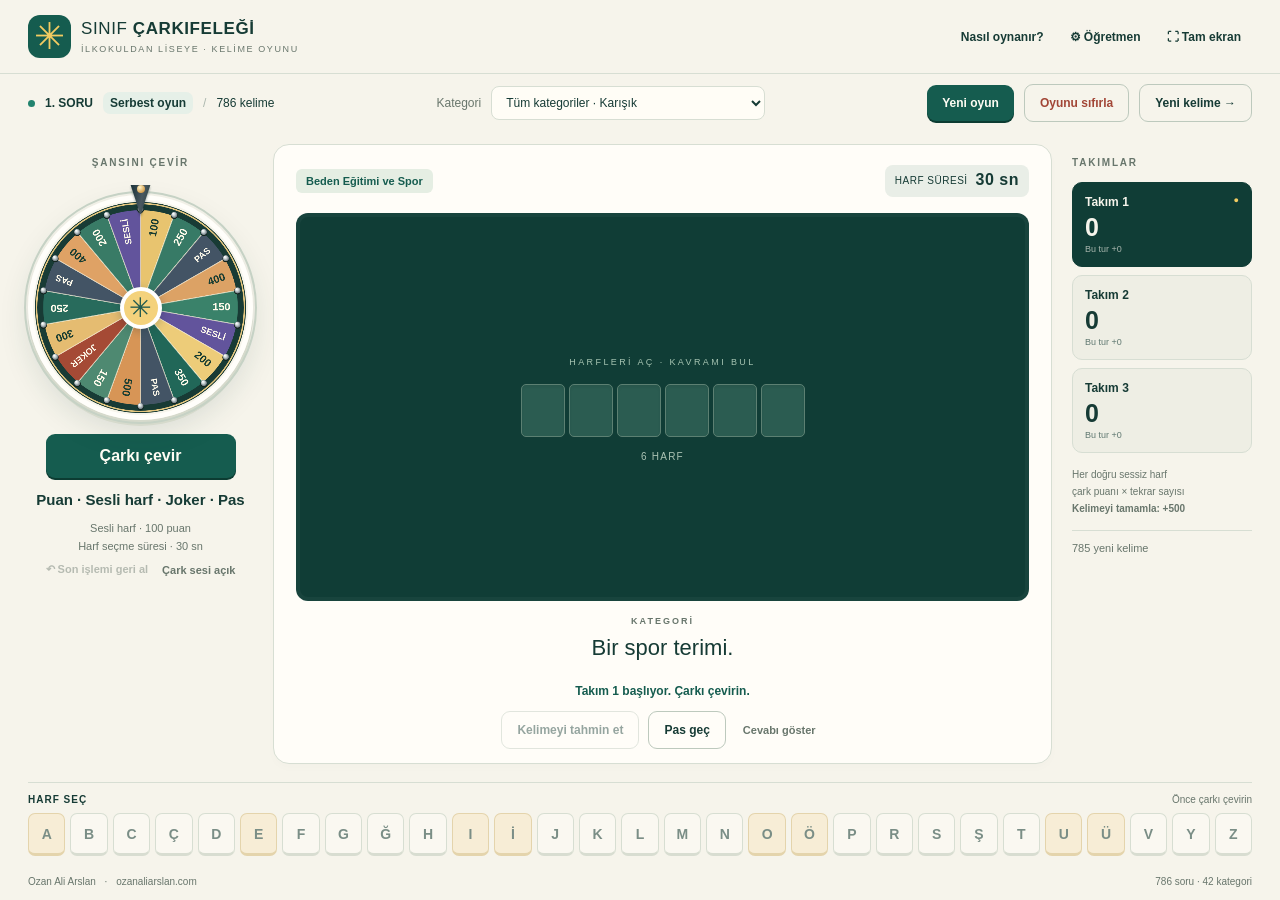
<file: carkifelek/index.html>
<!doctype html>
<html lang="tr"><head><meta charset="utf-8"><meta name="viewport" content="width=device-width, initial-scale=1"><meta name="theme-color" content="#103d36"><meta name="description" content="İlkokuldan liseye dersler arası ve genel kültür oyunu: çarkı çevir, harf söyle, kelimeyi bul."><title>Sınıf Çarkıfeleği | Ozan Ali Arslan</title><link rel="stylesheet" href="style.css?v=9"></head>
<body>
<header><a class="brand" href="./"><span class="brand-icon">✳</span><span>SINIF <strong>ÇARKIFELEĞİ</strong><small>İLKOKULDAN LİSEYE · KELİME OYUNU</small></span></a><div class="header-actions"><button id="helpBtn" class="quiet">Nasıl oynanır?</button><button id="settingsBtn" class="quiet">⚙ Öğretmen</button><button id="fullBtn" class="quiet" title="Tam ekran">⛶ Tam ekran</button></div></header>
<div class="toolbar"><div><span class="live-dot"></span><b id="roundNumber">1. SORU</b><span id="gameProgress" class="mode-badge">Serbest oyun</span><span class="divider">/</span><span id="poolCount"></span></div><label>Kategori <select id="courseSelect" aria-label="Kategori seçimi"><option value="">Tüm kategoriler · Karışık</option></select></label><div class="toolbar-actions"><button id="newGameBtn" class="primary">Yeni oyun</button><button id="resetBtn" class="outline reset">Oyunu sıfırla</button><button id="nextBtn" class="outline">Yeni kelime →</button></div></div>
<main>
<aside class="wheel-panel"><div class="eyebrow">ŞANSINI ÇEVİR</div><div class="wheel-wrap"><div id="wheelPointer" class="pointer" aria-hidden="true"></div><canvas id="wheel" width="600" height="600" aria-label="18 eş dilimli çark. Üç pas, iki sesli harf ve bir joker."></canvas><div class="wheel-hub">✳</div></div><button id="spinBtn" class="primary spin">Çarkı çevir</button><div id="wheelValue" class="wheel-value">Harf başına puan</div><div class="mini-rule">Sesli harf · 100 puan<br>Harf seçme süresi · 30 sn</div><div class="wheel-tools"><button id="undoBtn" class="text-button">↶ Son işlemi geri al</button><button id="wheelSoundBtn" class="text-button" type="button" aria-pressed="true">Çark sesi açık</button></div></aside>
<section class="stage"><div class="stage-top"><span id="courseBadge" class="course-badge"></span><div id="letterTimer" class="letter-timer" role="timer" aria-label="Harf seçme süresi"><span>HARF SÜRESİ</span><strong id="letterSeconds">30 sn</strong></div></div><div class="board-shell"><div class="board-label">HARFLERİ AÇ · KAVRAMI BUL</div><div id="board" class="board" aria-label="Gizli kelime panosu"></div><div id="letterCount" class="letter-count"></div></div><div id="clueLabel" class="clue-label">KATEGORİ</div><p id="clue" class="clue"></p>
<aside id="answerNote" class="answer-note" aria-live="polite" hidden>
 <h2>Bilgi notu</h2>
 <p id="answerNoteText"></p>
</aside><div id="status" role="status" aria-live="polite" class="status"></div><div class="round-actions"><button id="guessBtn" class="outline" disabled title="Tahmin şimdilik kapalı">Kelimeyi tahmin et</button><button id="passBtn" class="outline">Pas geç</button><button id="revealBtn" class="text-button">Cevabı göster</button></div></section>
<aside class="scores"><div class="eyebrow">TAKIMLAR</div><div id="teams"></div><div class="score-note">Her doğru sessiz harf<br>çark puanı × tekrar sayısı<br><b>Kelimeyi tamamla: +500</b></div><div id="progress" class="progress"></div></aside>
</main>
<section class="keyboard-panel" aria-label="Harf seçimi"><div class="keyboard-label"><b>HARF SEÇ</b><span id="keyboardHint">Önce çarkı çevirin</span></div><div id="keyboard" class="keyboard"></div></section>
<footer><span>Ozan Ali Arslan <span class="footer-dot">·</span> ozanaliarslan.com</span><span id="bankInfo"></span></footer>
<dialog id="helpDialog"><div class="modal-head"><h2>Bir çark, bütün dersler.</h2><button data-close aria-label="Kapat">✕</button></div><p>3–4 kişilik takımlar kurun. Öğretmen siteyi tahtaya veya projeksiyona yansıtsın; öğrencilerin söyledikleri harfleri tıklasın.</p><ol>
<li><b>Oyun türünü seçin.</b> Yeni oyun düğmesiyle soru sayısı, hedef puan veya takım sırası sınırı belirleyebilir ya da serbest oynayabilirsiniz. Karışık oyunda aynı kategori tekrar gelmeden önce altı farklı kategori oynanır.</li>
<li><b>Çarkı çevirin.</b> Çarkta 18 eş dilim var. Üçü PAS. Çark durduğunda harf seçmek için 30 saniyeniz var. Süre dolarsa sıra diğer takıma geçer.</li>
<li><b>Sessiz harf seçin.</b> Doğru harfin tüm yerleri açılır ve her biri çarktaki puanı kazandırır. Doğru harfte yeniden çevirirsiniz. Yanlış harfte sıra geçer.</li>
<li><b>Sesli harf alın.</b> Kapalı sessiz harf kaldığı sürece seçtiğiniz her farklı sesli 100 puana mal olur. Harf kelimede yoksa da bedeli düşer. Tüm sessizler açılınca sesliler ücretsizdir.</li>
<li><b>Kelimeyi tamamlayın.</b> Son harfi açan takım 500 puan alır. Cevap açıldığında tahtanın altında kısa bir bilgi notu görünür.</li>
</ol>
<p><b>Çarkın özel dilimleri.</b> <b>SESLİ</b> bir ücretsiz sesli harf hakkı verir. <b>JOKER</b> ücretsiz bir sesli ya da 300 puanlık bir sessiz harf seçtirir. <b>PAS</b> sırayı diğer takıma geçirir. Kelimedeki sesliler zaten açıksa SESLİ hakkı Joker'e dönüşür.</p>
<p><b>Türkçe.</b> I ve İ ayrı harflerdir. İngilizce cevaplarda standart İngilizce büyük harfler kullanılır.</p><p><b>Kategori ipuçları:</b> Ekranda yalnızca “Bir müzik terimi” veya “Bir ilimiz” gibi genel ifadeler görünür. Tanım verilmez; harf açarak ilerlenir.</p><p><b>Sınıf uygulaması:</b> Kelimeyi bulan takım kavramı bir cümleyle açıklasın veya örnek versin. Farklı takım üyeleri sırayla sözcü olsun. İşlediğiniz konular için ders filtresini veya kendi soru bankanızı kullanın.</p><details><summary>İçerik ve öğretim yaklaşımı</summary><p>İlkokuldan liseye farklı düzeylerdeki temel ve ileri kavramlar ders adlarına göre bir araya getirilmiştir. Kavram–ipucu eşleştirme, sözlü açıklama, örneklendirme ve iş birliği TYMM'nin beceri yaklaşımını destekler. Almanca ikinci yabancı dil, bilişim seçmeli alanı olarak sunulur; dersler okulun programına göre seçilebilir.</p><p><a href="https://tymm.meb.gov.tr/ogretim-programlari" target="_blank" rel="noopener">MEB öğretim programları ↗</a></p></details><button data-close class="primary wide">Oyuna dön</button></dialog>
<dialog id="settingsDialog"><div class="modal-head"><h2>Öğretmen masası</h2><button data-close aria-label="Kapat">✕</button></div><section class="settings-section"><h3>Takımları düzenle</h3><label>Takım sayısı<select id="teamCount"><option>2</option><option selected>3</option><option>4</option><option>5</option><option>6</option></select></label><div id="teamNames"></div><button id="saveTeams" class="primary">Takımları kaydet</button><p class="subtle">Takım sayısını değiştirmek puanları sıfırlar. Yalnızca ad değiştirmek puanları korur.</p></section><section class="settings-section"><h3>Kendi sorunu ekle</h3><form id="customForm"><label>Ders<input id="customCourse" required maxlength="60" placeholder="Örn. Matematik"></label><label>Kategori ipucu<textarea id="customClue" required maxlength="280" placeholder="Örn. Bir müzik terimi veya Bir ilimiz"></textarea></label><label>Cevap<input id="customAnswer" required maxlength="50" placeholder="Örn. MUTLAK DEĞER"></label><label>Kısa açıklama (isteğe bağlı)<textarea id="customExplanation" maxlength="320" placeholder="Cevap açıldıktan sonra gösterilir"></textarea></label><button type="submit" class="primary">Soruyu ekle</button></form><p id="customStatus" class="subtle"></p><div id="customList"></div></section><section class="settings-section"><h3>Oyun verileri</h3><p class="subtle">Puanlar ve eklediğiniz sorular bu tarayıcıda saklanır. Başka bilgisayara taşımak için oyun dosyasını dışa aktarın.</p><button id="exportBtn" class="outline">Oyunu dışa aktar</button><button id="importBtn" class="outline">İçe aktar</button><input id="importFile" hidden type="file" accept="application/json,.json"><p id="settingsStatus" role="status"></p></section></dialog>
<dialog id="gameDialog" class="game-setup">
 <div class="modal-head"><h2>Yeni oyun</h2><button data-close aria-label="Kapat">✕</button></div>
 <form id="gameSetup">
  <label>Oyun türü
   <select id="gameMode">
    <option value="free">Serbest oyun</option>
    <option value="questions">Soru sayısına göre</option>
    <option value="score">Hedef puana göre</option>
    <option value="turns">Tur sayısına göre</option>
   </select>
  </label>
  <label id="gameLimitLabel" hidden><span id="gameLimitName">Sınır</span>
   <input id="gameLimit" type="number" min="1" max="1000000" step="1" disabled>
  </label>
  <label>Başlangıç kategorisi <select id="gameCategory"></select></label>
  <p class="subtle">Tur modunda sıra değiştiğinde veya soru kapandığında bir takım sırası tamamlanır.</p>
  <p class="subtle">Yeni oyun puanları ve soru geçmişini sıfırlar.</p>
  <button type="submit" class="primary wide">Oyunu başlat</button>
 </form>
</dialog>
<dialog id="confirmDialog"><div class="modal-head"><h2 id="confirmTitle"></h2><button data-close aria-label="Kapat">✕</button></div><p id="confirmText"></p><div class="round-actions"><button id="confirmYes" class="primary">Evet, devam et</button><button data-close class="outline">Vazgeç</button></div></dialog>
<script src="questions.js?v=12"></script><script src="app.js?v=9"></script></body></html>
</file>
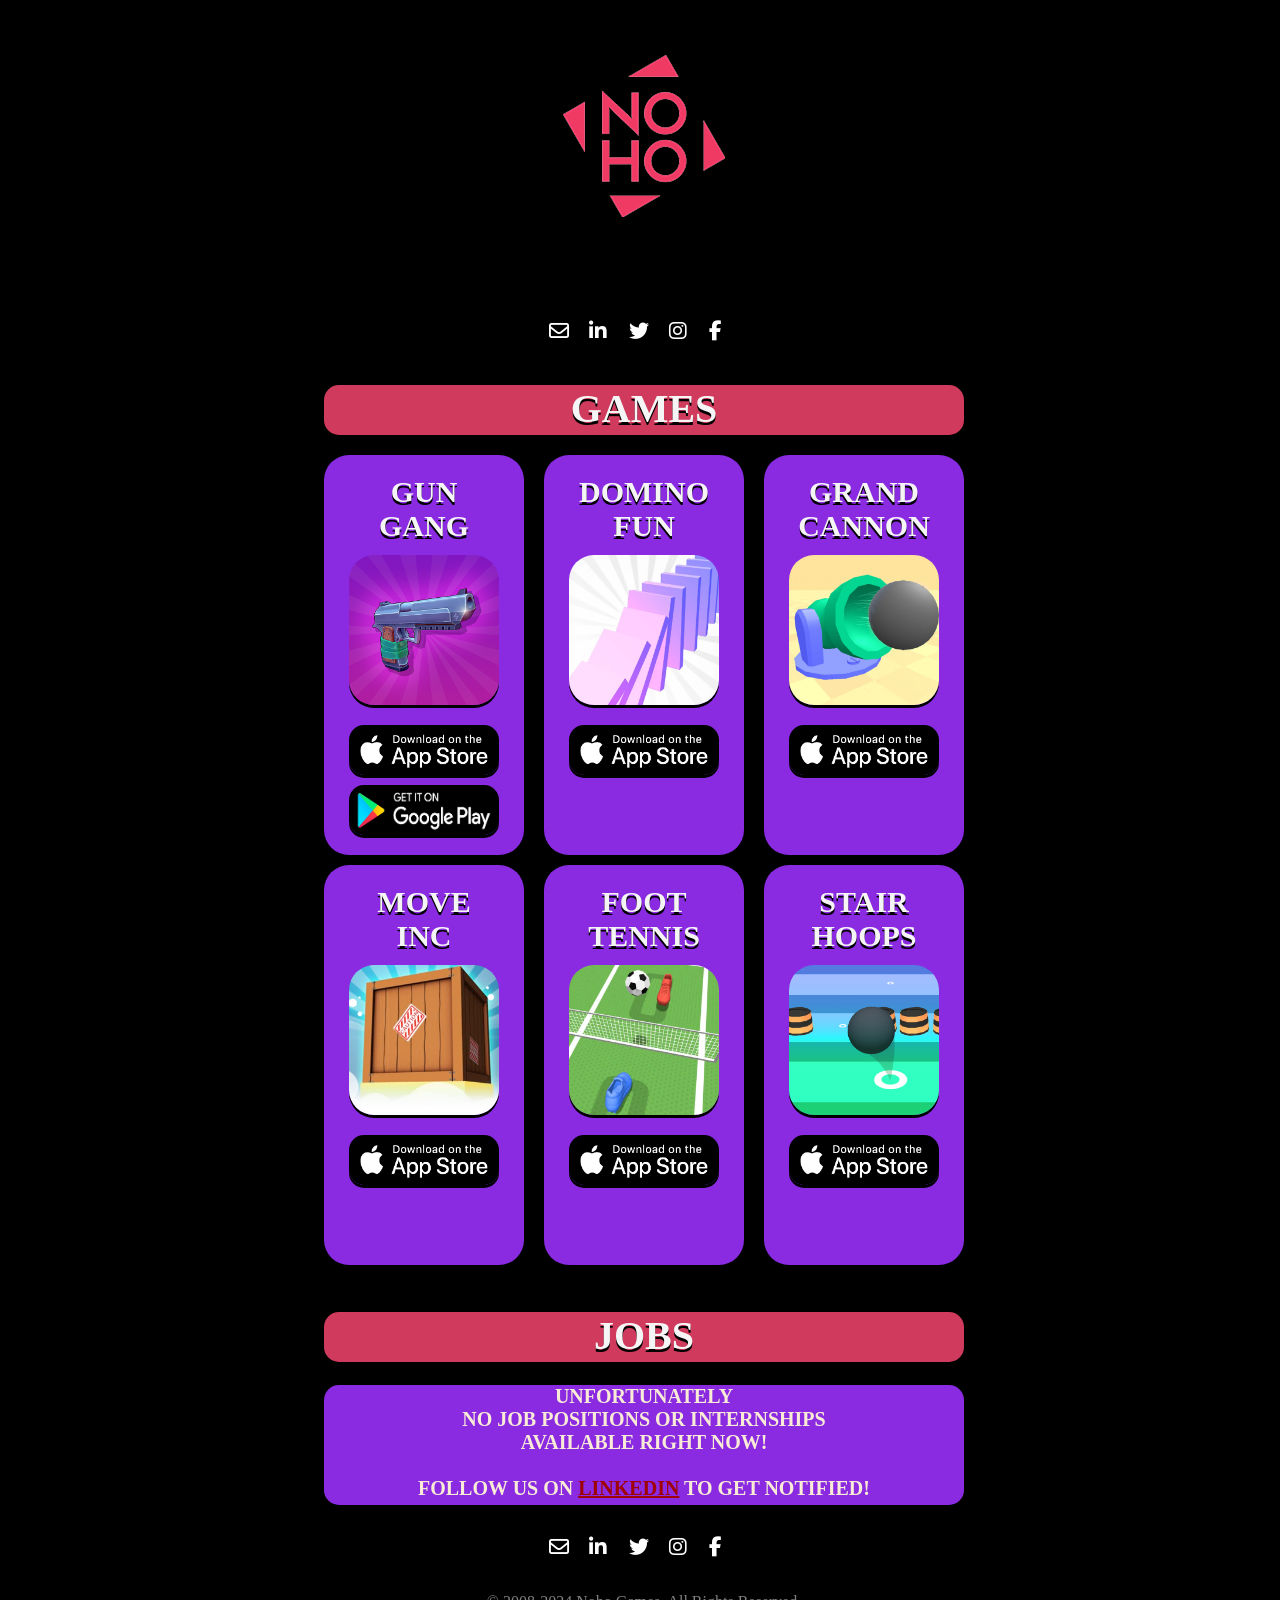
<file: main.html>
<!DOCTYPE html>
<html lang="en">
<head>
    <meta charset="UTF-8">
    <meta name="viewport" content="width=device-width, initial-scale=1.0">
    <title>Noho Games</title>
    <link rel="shortcut icon" href="./dosyalar/noho_logo.ico" type="image/x-icon" >
    <link rel="stylesheet" href="https://cdnjs.cloudflare.com/ajax/libs/font-awesome/6.5.2/css/all.min.css">
    <link rel="stylesheet" href="./style.css">
</head>
<body>
    <div class="header_box">
        
        <img src="./dosyalar/noho_logo.png" alt="know_how" class="main_logo">
    </div>

    <div class="contact_box">
        <div class="mail_to">
            <a href="mailto:hello@noho.games" target="_blank">
                <i class="fa-regular fa-envelope"></i>
            </a>
        </div>
            
        <div class="linkedin_link">
            <a href="https://www.linkedin.com/company/nohogames/" target="_blank">
                <i class="fa-brands fa-linkedin-in"></i>
            </a>
        </div>

        <div class="twitter_link">
            <a href="https://twitter.com/nohogames" target="_blank">
                <i class="fa-brands fa-twitter"></i>
            </a>
        </div>

        <div class="instagram_link">
           <a href="https://www.instagram.com/nohogames" target="_blank">
                <i class="fa-brands fa-instagram"></i>
            </a>
        </div>

        <div class="facebook_link">
            <a href="https://www.facebook.com/nohogames" target="_blank">
                <i class="fa-brands fa-facebook-f"></i>
            </a>
        </div>
    </div>

    <div class="header_games">
        <h1 class="header">
            Games
        </h1>
    </div>

    <div class="break_box"></div>

    <div class="outer_box">

        <!--BU BÖLÜM GUN GANG OYUNUNA AİT BİLEŞENLERİ İÇERİYOR-->
        <div class="inner_box1">
            <h1 class="game_name">
                GUN <br> GANG
            </h1>
            
            <img class="image" src="./dosyalar/gun_gang_icon.png" alt="gun_gang_icon">

            <a href="https://apps.apple.com/us/app/gun-gang/id1507676488" target="_blank">
                <img src="./dosyalar/appstore_logo.png" alt="download_on_app_store" class="app_store_logo">
            </a>
            
            <a href="https://play.google.com/store/apps/details?id=games.noho.gungang&pli=1" target="_blank">
                <img src="./dosyalar/playstore_logo.png" alt="download_on_play_store" class="play_store_logo">
            </a>
            
        </div>

        <!--BU BÖLÜM DOMINO FUN OYUNUNA AİT BİLEŞENLERİ İÇERİYOR-->
        <div class="inner_box2">
            <h1 class="game_name">
                DOMINO <br> FUN
            </h1>
            
            <img class="image" src="./dosyalar/domino_fan_icon.png" alt="domino_fan_icon">
            
            <a href="https://apps.apple.com/us/app/domino-fun/id1474728624" target="_blank">
                <img src="./dosyalar/appstore_logo.png" alt="download_on_app_store" class="app_store_logo">
            </a>
            
        </div>

        <!--BU BÖLÜM GRAND CANNON OYUNUNA AİT BİLEŞENLERİ İÇERİYOR-->
        <div class="inner_box3">
            <h1 class="game_name">
                GRAND <br> CANNON
            </h1>
            
            <img class="image" src="./dosyalar/grand_cannon_icon.png" alt="grand_cannon_icon">
            
            <a href="https://apps.apple.com/us/app/grand-cannon/id1462904048" target="_blank">
                <img src="./dosyalar/appstore_logo.png" alt="download_on_app_store" class="app_store_logo">
            </a>
        
        </div>

        <!--BU BÖLÜM MOVE INC OYUNUNA AİT BİLEŞENLERİ İÇERİYOR-->
        <div class="inner_box4">
            <h1 class="game_name">
                MOVE <br> INC
            </h1>
            
            <img class="image" src="./dosyalar/move_inc_icon.png" alt="move_inc_icon">
            
            <a href="https://apps.apple.com/us/app/move-inc/id1499080791" target="_blank">
                <img src="./dosyalar/appstore_logo.png" alt="download_on_app_store" class="app_store_logo">
            </a>
            
        </div>
        
        <!--BU BÖLÜM FOOT TENNIS OYUNUNA AİT BİLEŞENLERİ İÇERİYOR-->
        <div class="inner_box5">
            <h1 class="game_name">
                FOOT <br> TENNIS
            </h1>
            
            <img class="image" src="./dosyalar/foot_tennis_icon.png" alt="foot_tennis_icon">

            <a href="https://apps.apple.com/us/app/foot-tennis-3d/id1481162298" target="_blank">
                <img src="./dosyalar/appstore_logo.png" alt="download_on_app_store" class="app_store_logo">
            </a>
            
        </div>

        <!--BU BÖLÜM STAIR HOOPS OYUNUNA AİT BİLEŞENLERİ İÇERİYOR-->
        <div class="inner_box6">
            <h1 class="game_name">
                STAIR <br> HOOPS
            </h1>
            
            <img class="image" src="./dosyalar/stair_hops_icon.png" alt="stair_hops_icon">

            <a href="https://apps.apple.com/us/app/stair-hops/id1300402043" target="_blank">
                <img src="./dosyalar/appstore_logo.png" alt="download_on_app_store" class="app_store_logo">
            </a>
            
        </div>

    </div>
    
    <div class="break_box_large"></div>

    <div class="header_games">
        <h1 class="header">
            jobs
        </h1>
    </div>

    <div class="break_box"></div>

    <div class="box_medium">
        <h1 class="text_medium">
            unfortunately <br> no job positions or internships <br> available right now!
            <br>
            <br>
            follow us on <a href="https://www.linkedin.com/company/nohogames/" target="_blank" style="color: rgb(158, 2, 2);">linkedin</a> to get notified!
        </h1>
    </div>

    <div class="break_box_large"></div>

    <div class="contact_box">
        <div class="mail_to">
            <a href="mailto:hello@noho.games" target="_blank">
                <i class="fa-regular fa-envelope"></i>
            </a>
        </div>
            
        <div class="linkedin_link">
            <a href="https://www.linkedin.com/company/nohogames/" target="_blank">
                <i class="fa-brands fa-linkedin-in"></i>
            </a>
        </div>

        <div class="twitter_link">
            <a href="https://twitter.com/nohogames" target="_blank">
                <i class="fa-brands fa-twitter"></i>
            </a>
        </div>

        <div class="instagram_link">
           <a href="https://www.instagram.com/nohogames" target="_blank">
                <i class="fa-brands fa-instagram"></i>
            </a>
        </div>

        <div class="facebook_link">
            <a href="https://www.facebook.com/nohogames" target="_blank">
                <i class="fa-brands fa-facebook-f"></i>
            </a>
        </div>
    </div>
<div class="footer_box">
    <footer>
        <p>
            © 2008-2024 Noho Games. All Rights Reserved.
        </p>
    </footer>
</div>
</body>
</html>
</file>
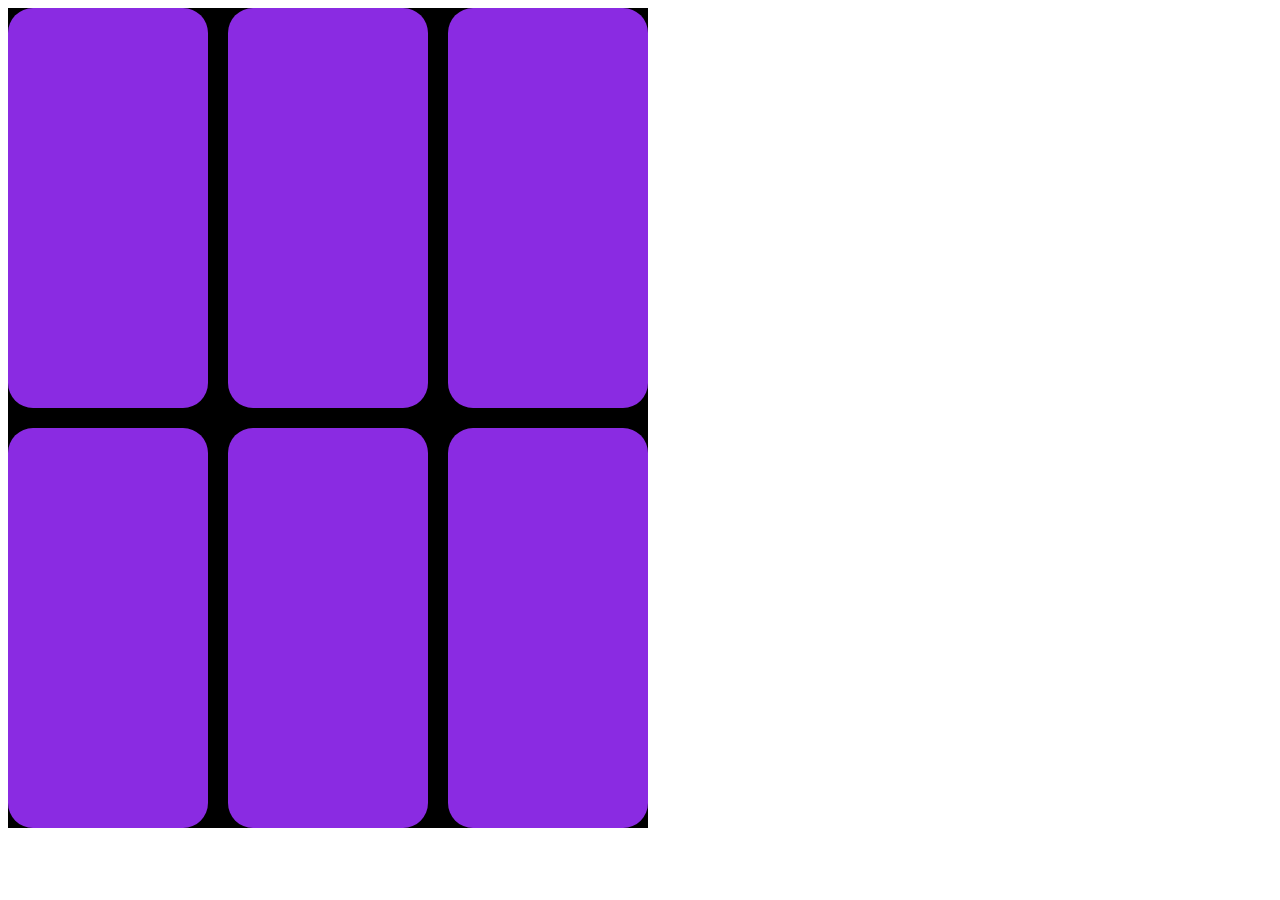
<file: dosyalar/Noho Games.html>
<!DOCTYPE html>
<!-- saved from url=(0049)http://127.0.0.1:5500/burak_noho/2_dif_style.html -->
<html lang="en"><head><meta http-equiv="Content-Type" content="text/html; charset=UTF-8">
    
    <meta name="viewport" content="width=device-width, initial-scale=1.0">
    <title>Noho Games</title>
    <style>
        .outer_box {
            width: 640px;
            height: 820px;
            background-color: black;
            position: relative;
            top: auto;
            bottom: auto;
            right: auto;
            left: auto;
        }
        .inner_box1 {
            border-radius: 25px;
            width: 200px;
            height: 400px;
            background-color: blueviolet;
            position: absolute;
        }
        .inner_box2 {
            border-radius: 25px;
            width: 200px;
            height: 400px;
            background-color: blueviolet;
            position: absolute;
            right: 220px;
            top: 0px;
        }
        .inner_box3 {
            border-radius: 25px;
            width: 200px;
            height: 400px;
            background-color: blueviolet;
            position: absolute;
            right: 0px;
            top: 0px;
        }
        .inner_box4 {
            border-radius: 25px;
            width: 200px;
            height: 400px;
            background-color: blueviolet;
            position: absolute;
            bottom: 0px;
        }
        .inner_box5 {
            border-radius: 25px;
            width: 200px;
            height: 400px;
            background-color: blueviolet;
            position: absolute;
            bottom: 0px;
            left: 220px;
        }
        .inner_box6 {
            border-radius: 25px;
            width: 200px;
            height: 400px;
            background-color: blueviolet;
            position: absolute;
            bottom: 0px;
            right: 0px;
        }

        .image {
            
        }
    </style>
</head>
<body cz-shortcut-listen="true">
    <div class="outer_box">
        <div class="inner_box1">

        </div>
        <div class="inner_box2">

        </div>
        <div class="inner_box3">

        </div>

        <div class="inner_box4">

        </div>
        
        <div class="inner_box5">

        </div>

        <div class="inner_box6">

        </div>

    </div>
    
<!-- Code injected by live-server -->
<script>
	// <![CDATA[  <-- For SVG support
	if ('WebSocket' in window) {
		(function () {
			function refreshCSS() {
				var sheets = [].slice.call(document.getElementsByTagName("link"));
				var head = document.getElementsByTagName("head")[0];
				for (var i = 0; i < sheets.length; ++i) {
					var elem = sheets[i];
					var parent = elem.parentElement || head;
					parent.removeChild(elem);
					var rel = elem.rel;
					if (elem.href && typeof rel != "string" || rel.length == 0 || rel.toLowerCase() == "stylesheet") {
						var url = elem.href.replace(/(&|\?)_cacheOverride=\d+/, '');
						elem.href = url + (url.indexOf('?') >= 0 ? '&' : '?') + '_cacheOverride=' + (new Date().valueOf());
					}
					parent.appendChild(elem);
				}
			}
			var protocol = window.location.protocol === 'http:' ? 'ws://' : 'wss://';
			var address = protocol + window.location.host + window.location.pathname + '/ws';
			var socket = new WebSocket(address);
			socket.onmessage = function (msg) {
				if (msg.data == 'reload') window.location.reload();
				else if (msg.data == 'refreshcss') refreshCSS();
			};
			if (sessionStorage && !sessionStorage.getItem('IsThisFirstTime_Log_From_LiveServer')) {
				console.log('Live reload enabled.');
				sessionStorage.setItem('IsThisFirstTime_Log_From_LiveServer', true);
			}
		})();
	}
	else {
		console.error('Upgrade your browser. This Browser is NOT supported WebSocket for Live-Reloading.');
	}
	// ]]>
</script>

</body></html>
</file>
<file: carkifelek/style.css>
:root{--ink:#163b35;--green:#155c4f;--deep:#103d36;--paper:#f6f4eb;--gold:#f3cc62;--line:#d7ded3;--muted:#68766c;--tile:clamp(24px,3.1vw,44px)}*{box-sizing:border-box}body{margin:0;background:var(--paper);color:var(--ink);font-family:Inter,Arial,sans-serif;min-height:100dvh;display:flex;flex-direction:column}button,input,select,textarea{font:inherit}button,select{cursor:pointer}button{border:0;border-radius:9px;padding:11px 15px;font-weight:700;transition:background .15s,transform .15s}button:hover:not(:disabled){filter:brightness(.95);transform:translateY(-1px)}button:focus-visible,select:focus-visible,input:focus-visible,textarea:focus-visible{outline:3px solid #d49d23;outline-offset:3px}button:disabled{cursor:default;opacity:.45}header{display:flex;justify-content:space-between;align-items:center;padding:15px 28px;border-bottom:1px solid var(--line);gap:12px}.brand{text-decoration:none;display:flex;align-items:center;gap:10px;color:var(--ink);font-size:17px;letter-spacing:.6px}.brand strong{font-weight:850}.brand small{display:block;font-size:9px;letter-spacing:1.6px;margin-top:5px;color:var(--muted)}.brand-icon{background:var(--green);color:var(--gold);width:43px;height:43px;border-radius:12px;display:grid;place-items:center;font-size:37px}.header-actions{display:flex;gap:4px}.quiet{background:transparent;font-size:12px;padding:9px 11px;color:var(--ink)}.toolbar{padding:10px 28px;display:flex;align-items:center;justify-content:space-between;gap:16px;font-size:12px}.toolbar>div{display:flex;gap:10px;align-items:center}.live-dot{width:7px;height:7px;background:#22836e;border-radius:50%}.divider{color:#aab6ad}.toolbar label{display:flex;align-items:center;gap:10px;color:var(--muted)}select{border:1px solid var(--line);border-radius:8px;padding:8px 26px 8px 10px;background:#fffdf6;color:var(--ink);max-width:300px}.outline{background:transparent;border:1px solid #bdc9bd;color:var(--ink);font-size:12px}.primary{background:var(--green);color:#fffdf4;box-shadow:0 2px 0 #0c3c32}.primary span{font-size:11px;margin-left:10px;padding:3px 6px;border-radius:5px;background:#ffffff20}.text-button{background:transparent;color:var(--muted);font-size:11px;padding:8px}.danger{background:#f6e4dd;color:#973d29;margin-top:14px;font-size:12px}main{display:grid;grid-template-columns:225px minmax(0,1fr) 180px;gap:20px;margin:2px 28px 12px;flex:1;min-height:370px}.wheel-panel{display:flex;align-items:center;flex-direction:column;padding:13px 0}.eyebrow{font-size:10px;letter-spacing:1.8px;color:var(--muted);font-weight:800}.wheel-wrap{width:212px;height:212px;position:relative;margin:19px 0 14px}canvas{display:block;width:100%;height:100%;border-radius:50%;box-shadow:0 6px 0 #d6dacc,0 12px 30px #173e3520;border:5px solid #fffefa;transition:transform 2.8s cubic-bezier(.12,.7,.15,1)}.pointer{position:absolute;top:-9px;left:calc(50% - 10px);z-index:2;width:0;height:0;border-left:10px solid transparent;border-right:10px solid transparent;border-top:24px solid var(--ink);filter:drop-shadow(0 2px 1px #ffffff77)}.wheel-hub{position:absolute;left:calc(50% - 21px);top:calc(50% - 21px);width:42px;height:42px;background:var(--paper);border:4px solid #fff;border-radius:50%;display:grid;place-items:center;font-size:27px;color:var(--green)}.spin{width:190px;padding:13px}.wheel-value{font-weight:700;font-size:15px;margin-top:13px;text-align:center;min-height:19px}.mini-rule{font-size:11px;line-height:1.6;color:var(--muted);text-align:center;margin-top:10px}.stage{background:#fffdf8;border:1px solid var(--line);border-radius:16px;padding:20px 22px 14px;display:flex;flex-direction:column;align-items:center;min-width:0;box-shadow:0 4px 10px #24483604}.stage-top{display:flex;justify-content:space-between;width:100%;align-items:center;gap:12px}.course-badge{color:var(--green);background:#e5eee3;padding:6px 10px;border-radius:6px;font-size:11px;font-weight:800;max-width:65%}.theme{font-size:11px;color:var(--muted);text-align:right}.board-shell{background:var(--deep);border-radius:12px;width:100%;padding:18px 10px 14px;margin:16px 0 15px;flex:1;display:flex;flex-direction:column;align-items:center;justify-content:center;min-height:168px;box-shadow:inset 0 0 0 4px #ffffff09}.board-label{font-size:9px;letter-spacing:2.4px;color:#a5c3b1;margin-bottom:17px}.board{display:flex;flex-wrap:wrap;justify-content:center;align-items:center;gap:9px 15px;width:100%;max-width:100%}.word{display:flex;gap:4px;max-width:100%}.tile{width:var(--tile);height:calc(var(--tile)*1.2);background:#f4f2df;border-radius:5px;border-bottom:3px solid #c4c8b5;display:grid;place-items:center;color:var(--ink);font-size:calc(var(--tile)*.63);font-weight:800;box-shadow:0 2px 2px #0002}.tile.hidden{background:#2b5c51;border:1px solid #5c8072;color:transparent;box-shadow:inset 0 2px 3px #0001}.tile.revealed{background:#f7d56b;animation:light .6s ease}.letter-count{font-size:10px;color:#abc3b4;letter-spacing:1.2px;margin-top:14px}.clue-label{font-size:9px;letter-spacing:2px;color:var(--muted);font-weight:700}.clue{font-size:clamp(15px,1.5vw,21px);line-height:1.4;text-align:center;margin:7px 0 11px;max-width:760px}.status{font-size:12px;font-weight:700;min-height:32px;text-align:center;color:var(--green);display:flex;align-items:center;justify-content:center}.status.error{color:#a7472e}.status.win{color:#8b6511}.round-actions{display:flex;flex-wrap:wrap;align-items:center;justify-content:center;gap:9px;margin-top:4px}.round-actions .primary{font-size:12px}.scores{padding-top:13px}.scores>.eyebrow{margin-bottom:14px}.team-card{padding:12px;border:1px solid var(--line);border-radius:10px;margin-bottom:8px;background:#eeeee4;position:relative}.team-card.active{background:var(--deep);color:var(--paper);border-color:var(--deep)}.team-name{font-weight:700;font-size:12px;overflow-wrap:anywhere;padding-right:15px}.team-card.active .team-name:after{content:'●';color:var(--gold);position:absolute;right:12px;top:12px;font-size:9px}.team-score{font-size:25px;letter-spacing:-.8px;font-weight:800;margin-top:4px}.team-round{font-size:9px;opacity:.65;margin-top:2px}.score-note{font-size:10px;color:var(--muted);line-height:1.7;margin:13px 0}.progress{border-top:1px solid var(--line);padding-top:11px;color:var(--muted);font-size:11px}.keyboard-panel{margin:0 28px;padding:11px 0 9px;border-top:1px solid var(--line)}.keyboard-label{display:flex;justify-content:space-between;font-size:10px;letter-spacing:1px;margin-bottom:8px}.keyboard-label span{color:var(--muted);letter-spacing:0}.keyboard{display:flex;flex-wrap:wrap;justify-content:center;gap:5px}.key{height:36px;min-width:31px;flex:1;max-width:46px;padding:5px 2px;border:1px solid #bfcdbf;border-bottom:3px solid #c0cbbc;border-radius:7px;background:#fffdf7;color:var(--ink);font-size:14px}.key.hit:disabled{background:#cbe4d4;color:#1f6756;opacity:1;border-color:#a7cdb8}.key.miss:disabled{background:#e5e5dd;color:#a8aea6;opacity:1;border-color:#dddfd5}.key:disabled:not(.hit):not(.miss){opacity:.55}footer{display:flex;justify-content:space-between;padding:11px 28px 13px;font-size:10px;color:var(--muted)}.footer-dot{margin:0 6px}dialog{border:1px solid #c8d4c7;border-radius:18px;background:var(--paper);color:var(--ink);padding:27px;max-width:660px;width:calc(100% - 32px);max-height:85dvh;box-shadow:0 20px 90px #001d2866}dialog::backdrop{background:#092e2ad9;backdrop-filter:blur(5px)}dialog p,dialog li{font-size:14px;line-height:1.65}.modal-head{display:flex;align-items:center;justify-content:space-between;gap:12px;margin-bottom:18px}.modal-head h2{font-size:24px;letter-spacing:-.5px;margin:0}.modal-head button{background:#e5e8db;color:var(--ink);padding:8px 12px}dialog label{display:flex;flex-direction:column;gap:6px;font-size:12px;margin-bottom:12px;font-weight:700}input,textarea{width:100%;padding:11px;border:1px solid #bfcbbe;border-radius:8px;background:#fffefa;color:var(--ink)}textarea{min-height:75px;resize:vertical}.subtle{color:var(--muted);font-size:12px!important}.wide{width:100%;margin-top:15px}details{font-size:12px;margin-top:20px}summary{cursor:pointer;font-weight:700}.settings-section{padding:0 0 22px;margin-bottom:20px;border-bottom:1px solid var(--line)}h3{font-size:16px}.custom-item{padding:9px;background:#e9ede0;border-radius:8px;margin-top:7px;display:flex;justify-content:space-between;gap:15px;font-size:12px;align-items:center}.custom-item button{padding:5px 8px;color:#9a4834;background:#fff9}.portrait-note{display:none}@keyframes light{0%{transform:rotateY(90deg);background:#fffef3;box-shadow:0 0 28px #ffec9d}100%{transform:rotateY(0)}}@media(min-width:1100px) and (min-height:780px){main{margin-top:12px;margin-bottom:18px}.wheel-wrap{width:225px;height:225px;margin-top:27px}.clue{font-size:22px}.board-shell{min-height:230px}.key{height:43px}}@media(max-height:730px) and (min-width:1000px){header{padding-top:10px;padding-bottom:10px}.toolbar{padding-top:6px;padding-bottom:8px}main{min-height:332px;gap:15px}.wheel-wrap{width:185px;height:185px;margin:12px 0}.stage{padding:14px 17px 10px}.board-shell{margin:12px 0 10px;min-height:145px;padding:12px 8px}.board-label{margin-bottom:12px}.letter-count{margin-top:12px}.clue{font-size:17px;margin:6px 0}.mini-rule{margin-top:7px}.team-card{padding:9px}.team-score{font-size:23px}.keyboard-panel{padding-top:8px}.key{height:33px}footer{padding-top:8px;padding-bottom:9px}}@media(max-width:1100px){main{grid-template-columns:185px minmax(0,1fr) 145px;gap:13px;margin-left:18px;margin-right:18px}.wheel-wrap{width:175px;height:175px}.spin{width:165px}.stage{padding:14px}.round-actions{gap:5px}.round-actions button{padding:9px 10px}.toolbar,header{padding-left:18px;padding-right:18px}.brand{font-size:15px}.header-actions button{font-size:11px;padding:8px}.key{min-width:27px}.keyboard{gap:3px}.keyboard-panel{margin-left:18px;margin-right:18px}.theme{font-size:10px}.course-badge{font-size:10px}}@media(max-width:800px){header{align-items:flex-start}.brand{font-size:13px}.brand small{font-size:7px;letter-spacing:.8px}.brand-icon{width:33px;height:33px;font-size:27px}.header-actions{flex-wrap:wrap;justify-content:flex-end;max-width:165px}.toolbar{flex-wrap:wrap;gap:8px}.toolbar>div{order:0}.toolbar label{order:2;width:100%}.toolbar select{max-width:100%;flex:1}.toolbar button{order:1}main{grid-template-columns:1fr 150px;gap:10px}.stage{grid-column:1/3;grid-row:1;min-height:340px}.wheel-panel{grid-column:1;grid-row:2;align-items:center}.scores{grid-column:2;grid-row:2}.wheel-wrap{width:175px;height:175px}.key{min-width:33px;height:38px}.keyboard{gap:5px}.keyboard-panel{margin-top:10px}.score-note{display:none}footer{gap:10px;font-size:9px}.team-score{font-size:23px}.clue{font-size:17px}:root{--tile:clamp(22px,5.7vw,42px)}}@media(prefers-reduced-motion:reduce){canvas{transition-duration:.05s}.tile.revealed{animation:none}}

.toolbar-actions { display: flex; gap: 8px; }
.toolbar-actions .reset { color: #a24636; }
.letter-timer {
 position: relative;
 display: flex;
 align-items: center;
 gap: 8px;
 padding: 6px 10px 8px;
 border-radius: 8px;
 overflow: hidden;
 background: #e9eee7;
 color: var(--ink);
 white-space: nowrap;
 font-size: 10px;
 letter-spacing: .05em;
}
.letter-timer strong { font-size: 16px; font-variant-numeric: tabular-nums; }
.letter-timer.active { background: #f9eac7; }
.letter-timer.urgent { background: #f6d8d0; color: #972f20; }
.letter-timer.active::after {
 content: "";
 position: absolute;
 bottom: 0;
 left: 0;
 height: 3px;
 width: var(--time-left);
 background: currentColor;
 transition: width .2s linear;
}
.key.vowel:not(.hit):not(.miss) { background: #f8e9c6; border-color: #d6ba79; }
.wheel-wrap canvas { outline: 2px solid #c6d2c5; outline-offset: 2px; }
.wheel-hub { background: #f4d27c; color: #215a4f; box-shadow: 0 2px 10px #152e3540; }
@media (max-width: 540px) {
 .toolbar-actions { flex-wrap: wrap; justify-content: flex-end; }
 .letter-timer { gap: 5px; padding-inline: 7px; }
}

.wheel-wrap canvas { transition: none; }
.wheel-wrap .pointer {
 top: -12px;
 left: calc(50% - 11px);
 width: 22px;
 height: 31px;
 border: 0;
 filter: drop-shadow(0 2px 1px #0b201d55);
 transform: rotate(var(--needle-bend, 0deg));
 transform-origin: 50% 5px;
}
.wheel-wrap .pointer::before {
 content: "";
 position: absolute;
 inset: 2px 0 0;
 clip-path: polygon(5% 0, 95% 0, 72% 53%, 53% 100%, 47% 100%, 28% 53%);
 background: linear-gradient(100deg, #152e35, #4a5860 52%, #203938);
}
.wheel-wrap .pointer::after {
 content: "";
 position: absolute;
 top: 2px;
 left: 7px;
 width: 8px;
 height: 8px;
 border-radius: 50%;
 background: radial-gradient(circle at 35% 30%, #fff5cb, #d7a14f 70%, #705133);
}
.wheel-tools {
 display: flex;
 flex-wrap: wrap;
 align-items: center;
 justify-content: center;
 gap: 2px;
}
.wheel-tools .text-button { padding-inline: 6px; }
#wheelSoundBtn[aria-pressed="false"] { color: #66716e; }

.answer-note {
 width: min(100%, 760px);
 margin: 3px 0 9px;
 padding: 10px 14px;
 border: 1px solid #d8e4da;
 border-left: 3px solid #548873;
 border-radius: 8px;
 background: #eef5ec;
 color: var(--ink);
}
.answer-note[hidden] { display: none; }
.answer-note h2 { margin: 0 0 4px; font-size: 12px; }
.answer-note p { margin: 0; font-size: clamp(14px, 1.3vw, 18px); line-height: 1.4; overflow-wrap: anywhere; }

.mode-badge {
 padding: 4px 7px;
 border-radius: 7px;
 background: #e6f0e8;
 color: var(--ink);
 font-weight: 700;
 white-space: nowrap;
}
.toolbar > div:first-child { flex-wrap: wrap; }
.game-setup { max-width: 455px; }
.game-setup [hidden] { display: none; }
.game-setup form label { margin: 0 0 13px; }
.game-setup form select { max-width: none; width: 100%; }
.game-setup form .subtle { margin: 7px 0; }
</file>
<file: style.css>
body {
    background-color: black;
}
.header_box {
    width: 640px;
    height: 300px;
    background-color: black;
    position: relative;
    left: 25%;
}
.contact_box {
        width: 640px;
        height: 50px;
        background-color: black;
        position: relative;
        left: 25%;
}
.header_games {
    width: 640px;
    height: 50px;
    border-radius: 15px;
    background-color: rgb(208, 59, 93);
    position: relative;
    left: 25%;
}
.break_box {
    background-color: black;
    width: 640px;
    height: 10px;
}

.break_box_large {
    background-color: black;
    width: 640px;
    height: 20px;
}
.outer_box {
    width: 640px;
    height: 820px;
    background-color: black;
    position: relative;
    left: 25%;
}
.inner_box1 {
    border-radius: 25px;
    width: 200px;
    height: 400px;
    background-color: blueviolet;
    position: absolute;
    top: 10px;
}
.inner_box2 {
    border-radius: 25px;
    width: 200px;
    height: 400px;
    background-color: blueviolet;
    position: absolute;
    right: 220px;
    top: 10px;
}
.inner_box3 {
    border-radius: 25px;
    width: 200px;
    height: 400px;
    background-color: blueviolet;
    position: absolute;
    right: 0px;
    top: 10px;
}
.inner_box4 {
    border-radius: 25px;
    width: 200px;
    height: 400px;
    background-color: blueviolet;
    position: absolute;
    bottom: 0px;
}
.inner_box5 {
    border-radius: 25px;
    width: 200px;
    height: 400px;
    background-color: blueviolet;
    position: absolute;
    bottom: 0px;
    left: 220px;
}
.inner_box6 {
    border-radius: 25px;
    width: 200px;
    height: 400px;
    background-color: blueviolet;
    position: absolute;
    bottom: 0px;
    right: 0px;
}

.game_name {
    text-align: center;
    text-shadow: 0 3px 0 black;
    font-size:30px;
    text-align: center;
    font-weight: bolder;
    text-transform: uppercase;
    color: whitesmoke;
}

.image {
    width: 150px;
    height: 150px;
    border-radius: 25px;
    box-shadow: 0 3px 0 black;
    position: absolute;
    right: 25px;
    top: 100px;
}
.main_logo {
    position: absolute;
    top: 0px;
    left: 64px;
}
.app_store_logo {
    width: 150px;
    height: 50px;
    border-radius: 15px;
    box-shadow: 0 3px 0 black;
    position: absolute;
    bottom: 80px;
    right: 25px;
}
.play_store_logo {
    width: 150px;
    height: 50px;
    border-radius: 15px;
    box-shadow: 0 3px 0 black;
    position: absolute;
    bottom: 20px;
    right: 25px;
}

.header {
    text-shadow: 0 3px 0 black;
    font-size:40px;
    font-weight: bolder;
    text-transform: uppercase;
    color: whitesmoke;
    text-align: center;
}

.box_medium {
    width: 640px;
    height: 120px;
    border-radius: 15px;
    background-color: blueviolet;
    position: relative;
    left: 25%;
}

.text_medium {
    color: antiquewhite;
    font-size: 20px;
    text-align: center;
    text-transform: uppercase;
}

.mail_to {
    position: absolute;
    left: 225px;
    top: 25%;
    color: white;
}

.facebook_link {
    position: absolute;
    top: 25%;
    left: 385px;
}

.linkedin_link {
    position: absolute;
    top: 25%;
    left: 265px;
}

.twitter_link {
    position: absolute;
    top: 25%;
    left: 305px;
}

.instagram_link {
    position: absolute;
    left: 345px;
    top: 25%;
}

i {
    font-size: 20px;
    color: white;
    text-align: center;

}
.footer_box {
    width: 640px;
    height: 10px;
    position: relative;
    left: 25%;
    bottom: 1px;
}
footer {
    text-align: center;
    padding: 3px;
    color: grey;
  }
</file>
